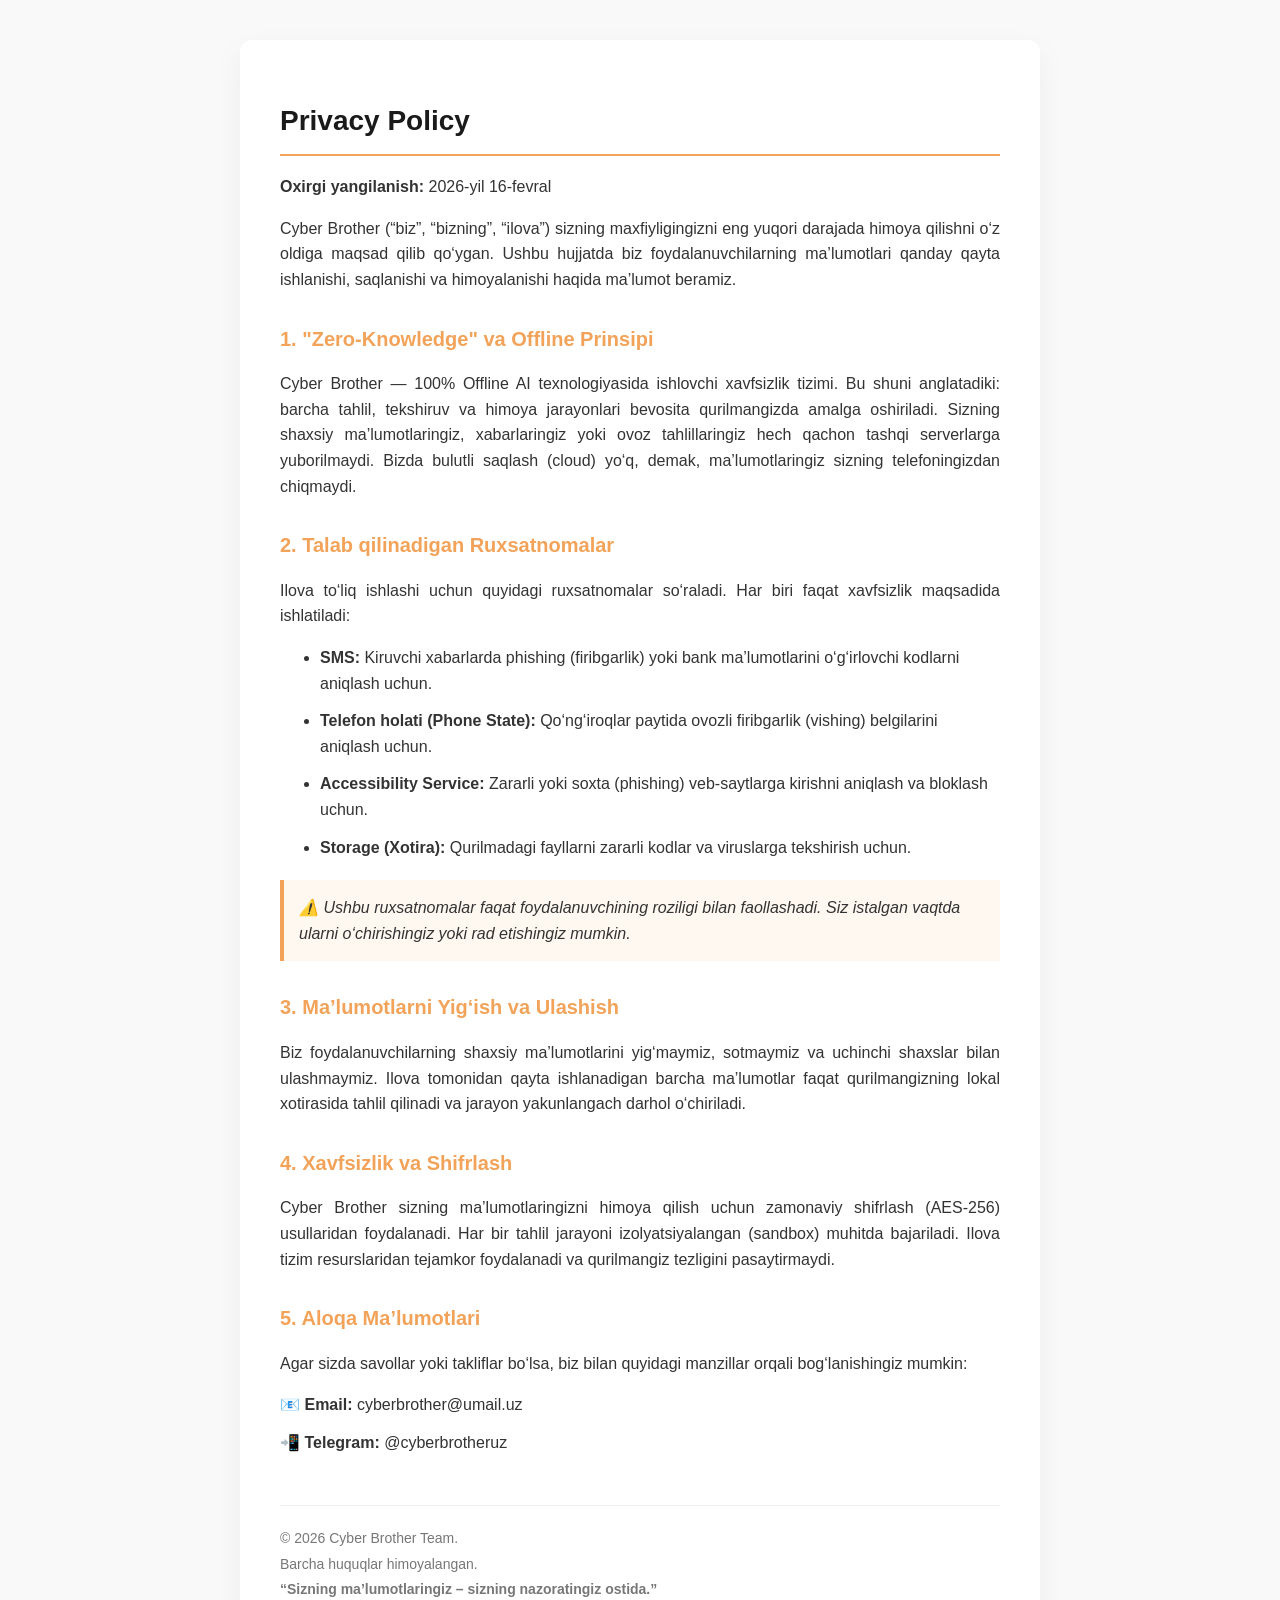
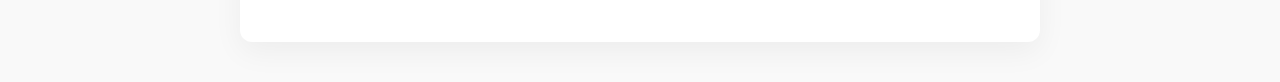
<file: privacy.html>
<!DOCTYPE html>
<html lang="uz">

<head>
    <meta charset="UTF-8">
    <meta name="viewport" content="width=device-width, initial-scale=1.0">
    <title>Privacy Policy - Cyber Brother</title>
    <style>
        body {
            font-family: 'Segoe UI', Tahoma, Geneva, Verdana, sans-serif;
            line-height: 1.6;
            color: #333;
            max-width: 800px;
            margin: 0 auto;
            padding: 40px 20px;
            background: #f9f9f9;
        }

        .card {
            background: #fff;
            padding: 40px;
            border-radius: 12px;
            box-shadow: 0 10px 30px rgba(0, 0, 0, 0.05);
        }

        h1 {
            color: #1a1a1a;
            font-size: 28px;
            border-bottom: 2px solid #F2A359;
            padding-bottom: 10px;
        }

        h2 {
            color: #F2A359;
            font-size: 20px;
            margin-top: 30px;
        }

        p {
            margin-bottom: 15px;
            text-align: justify;
        }

        ul {
            margin-bottom: 20px;
        }

        li {
            margin-bottom: 12px;
        }

        .warning-box {
            background: #fff8f1;
            border-left: 4px solid #F2A359;
            padding: 15px;
            margin: 20px 0;
            font-style: italic;
        }

        .footer {
            margin-top: 50px;
            font-size: 14px;
            color: #777;
            border-top: 1px solid #eee;
            padding-top: 20px;
            line-height: 1.8;
        }

        .contact-list {
            list-style: none;
            padding: 0;
        }
    </style>
</head>

<body>
    <div class="card">
        <h1>Privacy Policy</h1>
        <p><strong>Oxirgi yangilanish:</strong> 2026-yil 16-fevral</p>

        <p>Cyber Brother (“biz”, “bizning”, “ilova”) sizning maxfiyligingizni eng yuqori darajada himoya qilishni
            o‘z oldiga maqsad qilib qo‘ygan. Ushbu hujjatda biz foydalanuvchilarning ma’lumotlari qanday qayta
            ishlanishi, saqlanishi va himoyalanishi haqida ma’lumot beramiz.</p>

        <h2>1. "Zero-Knowledge" va Offline Prinsipi</h2>
        <p>Cyber Brother — 100% Offline AI texnologiyasida ishlovchi xavfsizlik tizimi. Bu shuni anglatadiki: barcha
            tahlil, tekshiruv va himoya jarayonlari bevosita qurilmangizda amalga oshiriladi. Sizning shaxsiy
            ma’lumotlaringiz, xabarlaringiz yoki ovoz tahlillaringiz hech qachon tashqi serverlarga yuborilmaydi. Bizda
            bulutli saqlash (cloud) yo‘q, demak, ma’lumotlaringiz sizning telefoningizdan chiqmaydi.</p>

        <h2>2. Talab qilinadigan Ruxsatnomalar</h2>
        <p>Ilova to‘liq ishlashi uchun quyidagi ruxsatnomalar so‘raladi. Har biri faqat xavfsizlik maqsadida
            ishlatiladi:</p>
        <ul>
            <li><strong>SMS:</strong> Kiruvchi xabarlarda phishing (firibgarlik) yoki bank ma’lumotlarini o‘g‘irlovchi
                kodlarni aniqlash uchun.</li>
            <li><strong>Telefon holati (Phone State):</strong> Qo‘ng‘iroqlar paytida ovozli firibgarlik (vishing)
                belgilarini aniqlash uchun.</li>
            <li><strong>Accessibility Service:</strong> Zararli yoki soxta (phishing) veb-saytlarga kirishni aniqlash va
                bloklash uchun.</li>
            <li><strong>Storage (Xotira):</strong> Qurilmadagi fayllarni zararli kodlar va viruslarga tekshirish uchun.
            </li>
        </ul>

        <div class="warning-box">
            ⚠️ Ushbu ruxsatnomalar faqat foydalanuvchining roziligi bilan faollashadi. Siz istalgan vaqtda ularni
            o‘chirishingiz yoki rad etishingiz mumkin.
        </div>

        <h2>3. Ma’lumotlarni Yig‘ish va Ulashish</h2>
        <p>Biz foydalanuvchilarning shaxsiy ma’lumotlarini yig‘maymiz, sotmaymiz va uchinchi shaxslar bilan ulashmaymiz.
            Ilova tomonidan qayta ishlanadigan barcha ma’lumotlar faqat qurilmangizning lokal xotirasida tahlil qilinadi
            va jarayon yakunlangach darhol o‘chiriladi.</p>

        <h2>4. Xavfsizlik va Shifrlash</h2>
        <p>Cyber Brother sizning ma’lumotlaringizni himoya qilish uchun zamonaviy shifrlash (AES-256) usullaridan
            foydalanadi. Har bir tahlil jarayoni izolyatsiyalangan (sandbox) muhitda bajariladi. Ilova tizim
            resurslaridan tejamkor foydalanadi va qurilmangiz tezligini pasaytirmaydi.</p>

        <h2>5. Aloqa Ma’lumotlari</h2>
        <p>Agar sizda savollar yoki takliflar bo‘lsa, biz bilan quyidagi manzillar orqali bog‘lanishingiz mumkin:</p>
        <ul class="contact-list">
            <li>📧 <strong>Email:</strong> cyberbrother@umail.uz</li>
            <li>📲 <strong>Telegram:</strong> @cyberbrotheruz</li>
        </ul>

        <div class="footer">
            &copy; 2026 Cyber Brother Team.<br>
            Barcha huquqlar himoyalangan.<br>
            <strong>“Sizning ma’lumotlaringiz – sizning nazoratingiz ostida.”</strong>
        </div>
    </div>
</body>

</html>
</file>
